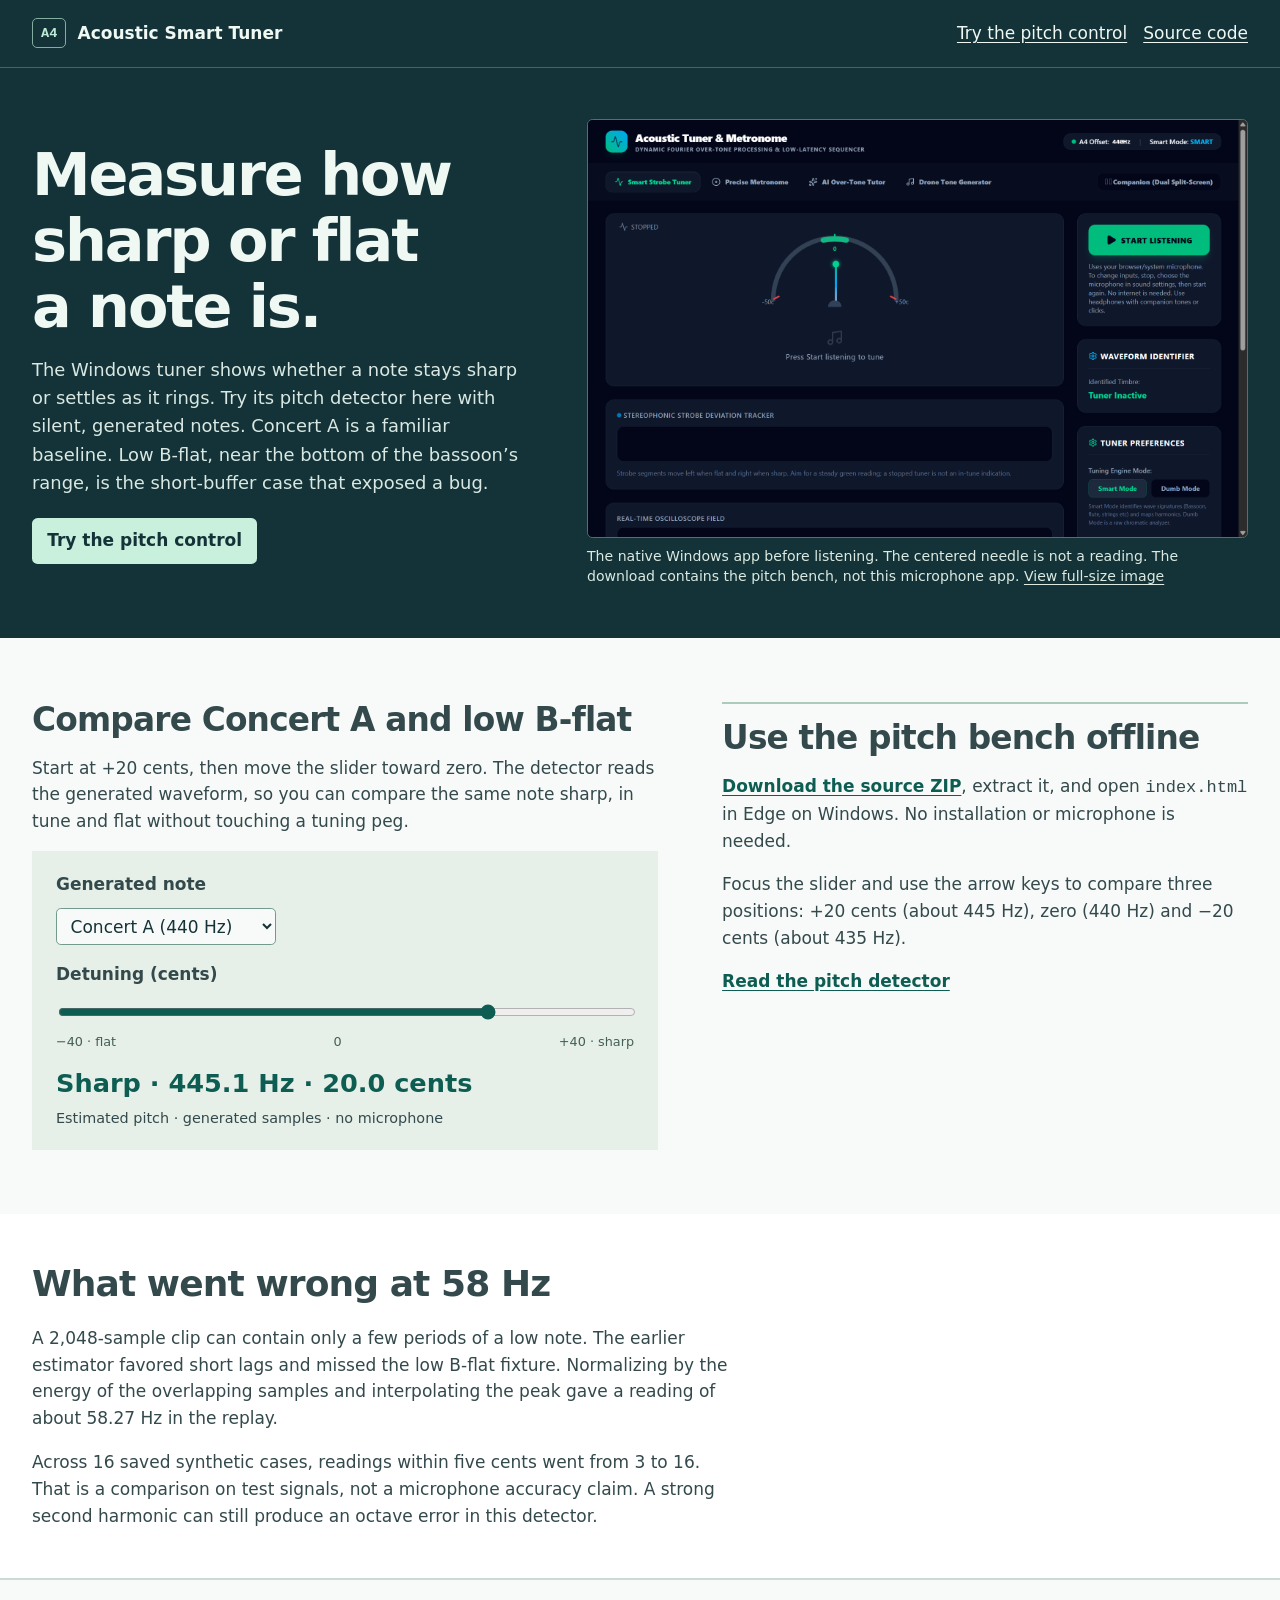
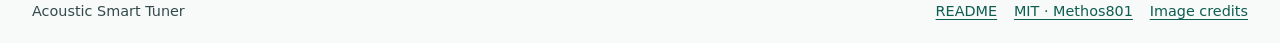
<file: index.html>
<!DOCTYPE html>

<html lang="en"><head><meta charset="utf-8"/><meta content="width=device-width, initial-scale=1" name="viewport"/><meta content="The Windows tuner shows whether a note stays sharp or settles as it rings. Try its pitch detector here with a silent, generated A4 and see how a small change in pitch looks in cents and hertz." name="description"/><title>Acoustic Smart Tuner · Measure how sharp or flat a note is</title><link href="site.css" rel="stylesheet"/></head>
<body><a class="skip" href="#main">Skip to content</a><header><nav aria-label="Main navigation" class="shell"><span class="brand"><span aria-hidden="true" class="mark">A4</span>Acoustic Smart Tuner</span><span class="links"><a class="navwalk" href="#example">Try the pitch control</a><a href="https://github.com/Methos801/acoustic-smart-tuner-preview/tree/f09840c37580da79ab284ffb40a5eb1dfa7da82b">Source code</a></span></nav></header>
<main id="main"><section class="hero"><div class="shell"><div><h1>Measure how sharp or flat a note is.</h1><p class="intro">The Windows tuner shows whether a note stays sharp or settles as it rings. Try its pitch detector here with silent, generated notes. Concert A is a familiar baseline. Low B-flat, near the bottom of the bassoon’s range, is the short-buffer case that exposed a bug.</p><a class="button" href="#example">Try the pitch control</a></div><figure><a aria-label="Open full-size image: Windows Smart Strobe Tuner with cents dial, deviation tracker and Start Listening control." href="native-tuner.png"><img alt="Windows Smart Strobe Tuner with cents dial, deviation tracker and Start Listening control." src="native-tuner.png"/></a><figcaption>The native Windows app before listening. The centered needle is not a reading. The download contains the pitch bench, not this microphone app. <a href="native-tuner.png">View full-size image</a></figcaption></figure></div></section>
<div class="shell bodygrid"><section id="example"><h2>Compare Concert A and low B-flat</h2><p>Start at +20 cents, then move the slider toward zero. The detector reads the generated waveform, so you can compare the same note sharp, in tune and flat without touching a tuning peg.</p><div class="pitch"><label for="pitch-note">Generated note</label><select id="pitch-note"><option value="440">Concert A (440 Hz)</option><option value="58.27047018976124">Low B-flat (58.27 Hz)</option></select><label for="detune">Detuning (cents)</label><input disabled="" id="detune" max="40" min="-40" type="range" value="20"/><div aria-hidden="true" class="scale"><span>−40 · flat</span><span>0</span><span>+40 · sharp</span></div><output aria-live="polite" for="detune" id="reading">Enable JavaScript to generate a note and see its pitch.</output><p>Estimated pitch · generated samples · no microphone</p></div></section><section><h2>Use the pitch bench offline</h2><p><a href="https://github.com/Methos801/acoustic-smart-tuner-preview/archive/f09840c37580da79ab284ffb40a5eb1dfa7da82b.zip">Download the source ZIP</a>, extract it, and open <code>index.html</code> in Edge on Windows. No installation or microphone is needed.</p><p>Focus the slider and use the arrow keys to compare three positions: +20 cents (about 445 Hz), zero (440 Hz) and −20 cents (about 435 Hz).</p><a href="pitch-source.html">Read the pitch detector</a></section></div>
<section class="workflow" id="low-register-test" aria-labelledby="low-register-test-title"><div class="shell">
<h2 id="low-register-test-title">What went wrong at 58 Hz</h2><p>A 2,048-sample clip can contain only a few periods of a low note. The earlier estimator favored short lags and missed the low B-flat fixture. Normalizing by the energy of the overlapping samples and interpolating the peak gave a reading of about 58.27 Hz in the replay.</p><p>Across 16 saved synthetic cases, readings within five cents went from 3 to 16. That is a comparison on test signals, not a microphone accuracy claim. A strong second harmonic can still produce an octave error in this detector.</p></div></section>
</main>
<footer><div class="shell"><span>Acoustic Smart Tuner</span><span class="links"><a href="https://github.com/Methos801/acoustic-smart-tuner-preview/blob/f09840c37580da79ab284ffb40a5eb1dfa7da82b/README.md">README</a><a href="LICENSE">MIT · Methos801</a><a href="image-credits.txt">Image credits</a></span></div></footer><script src="pitch.js"></script><script src="bench.js"></script></body></html>
</file>
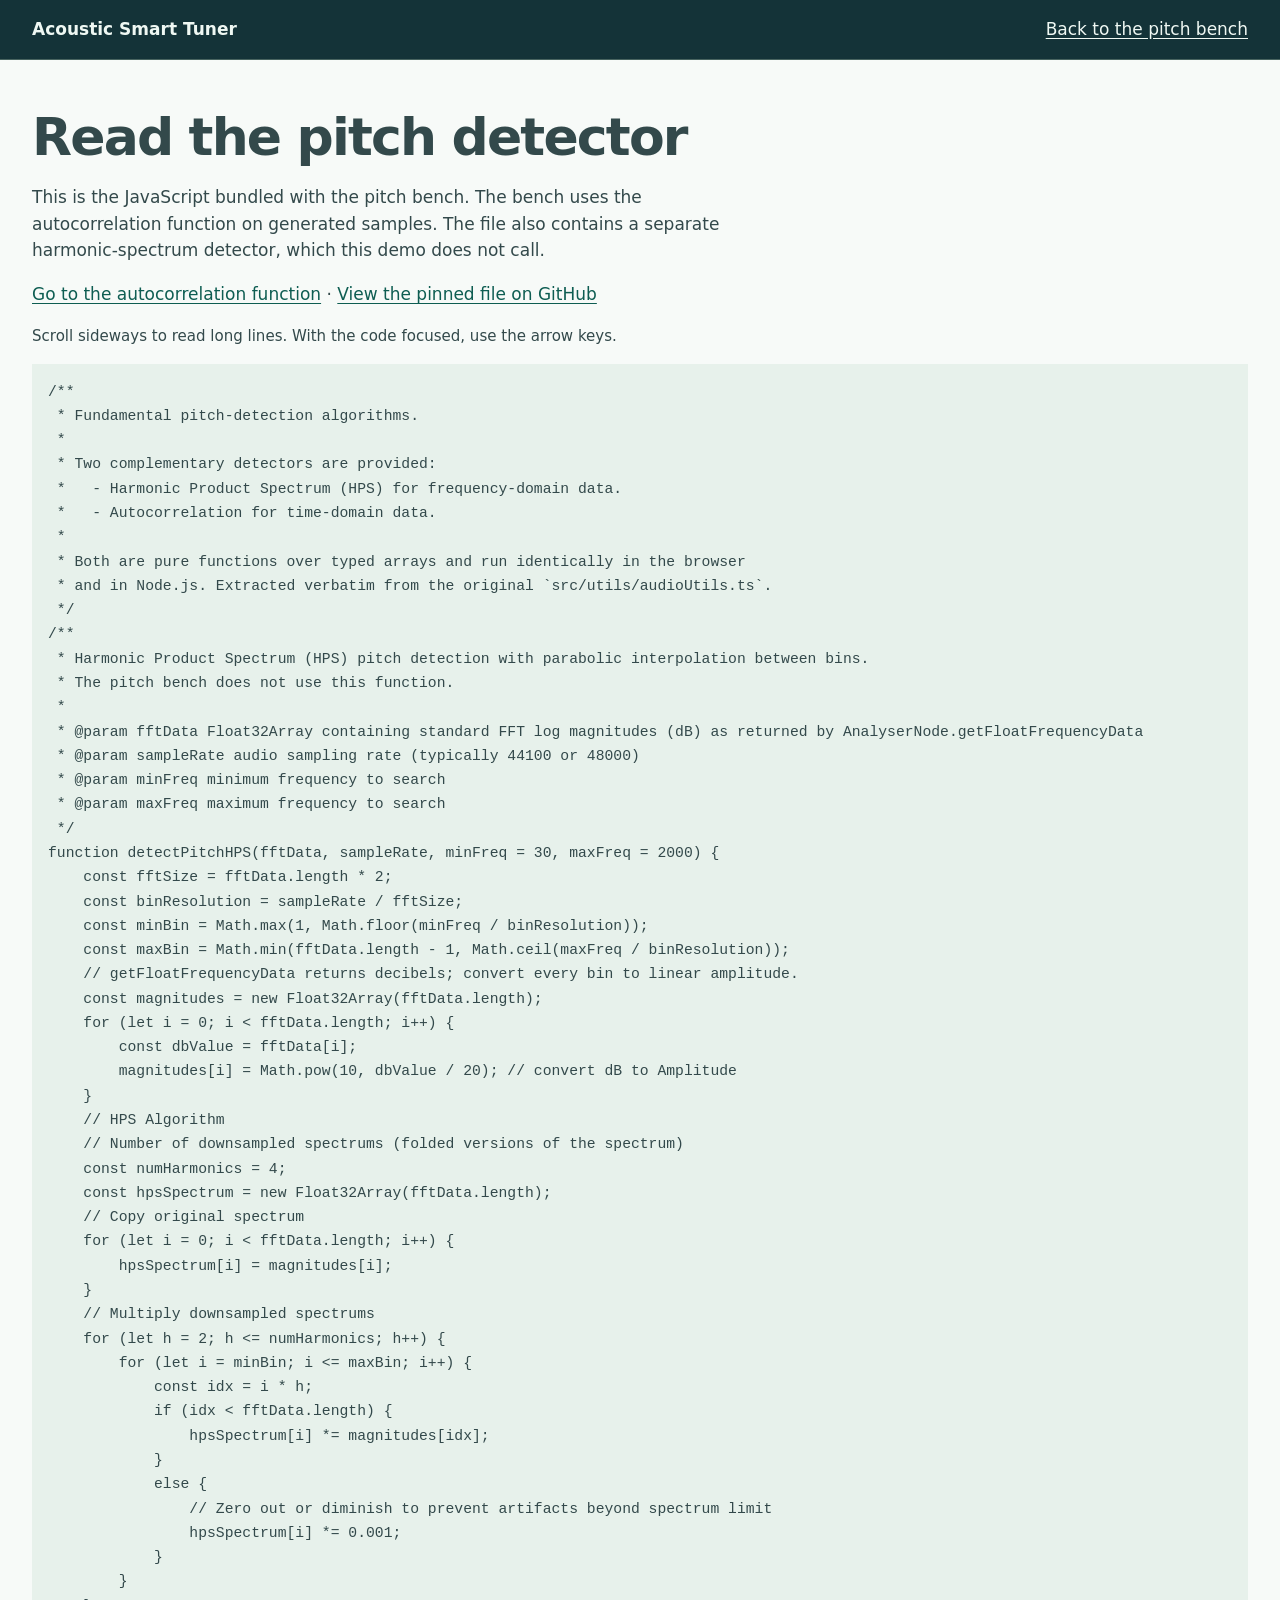
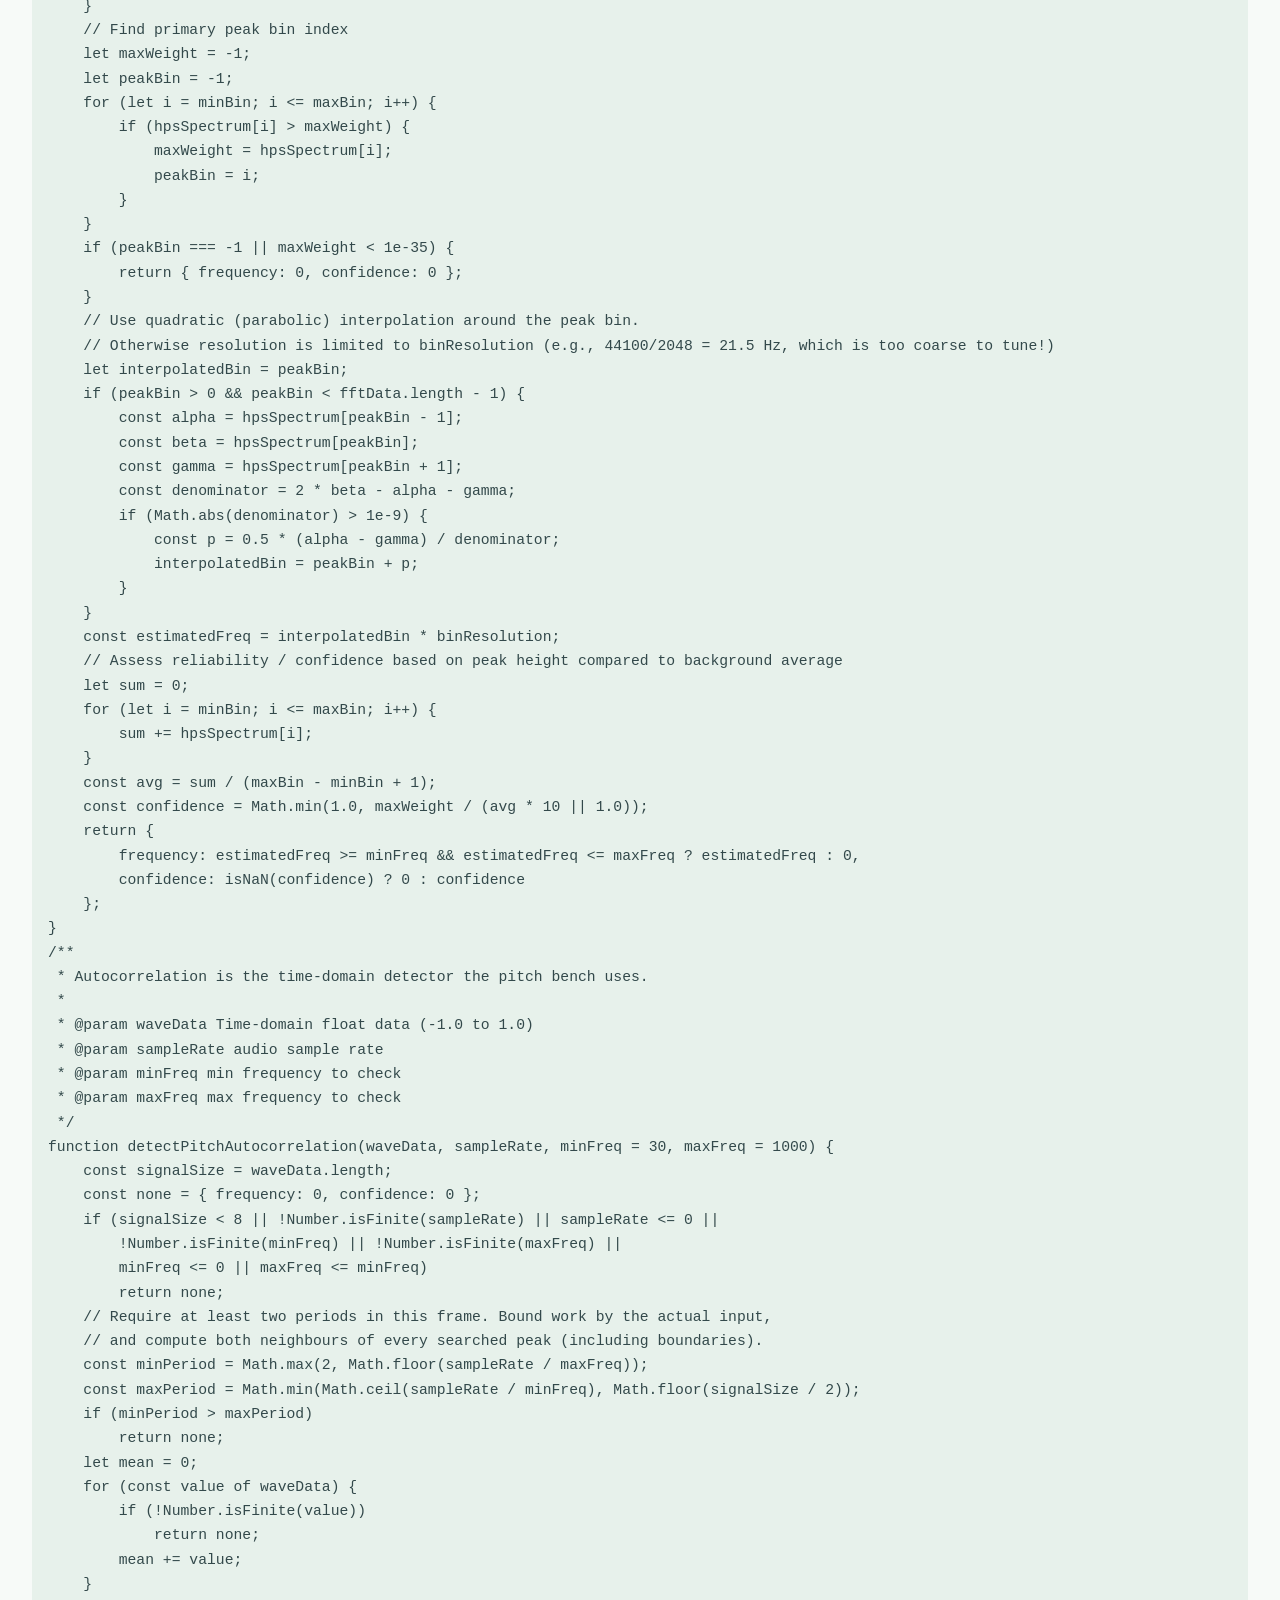
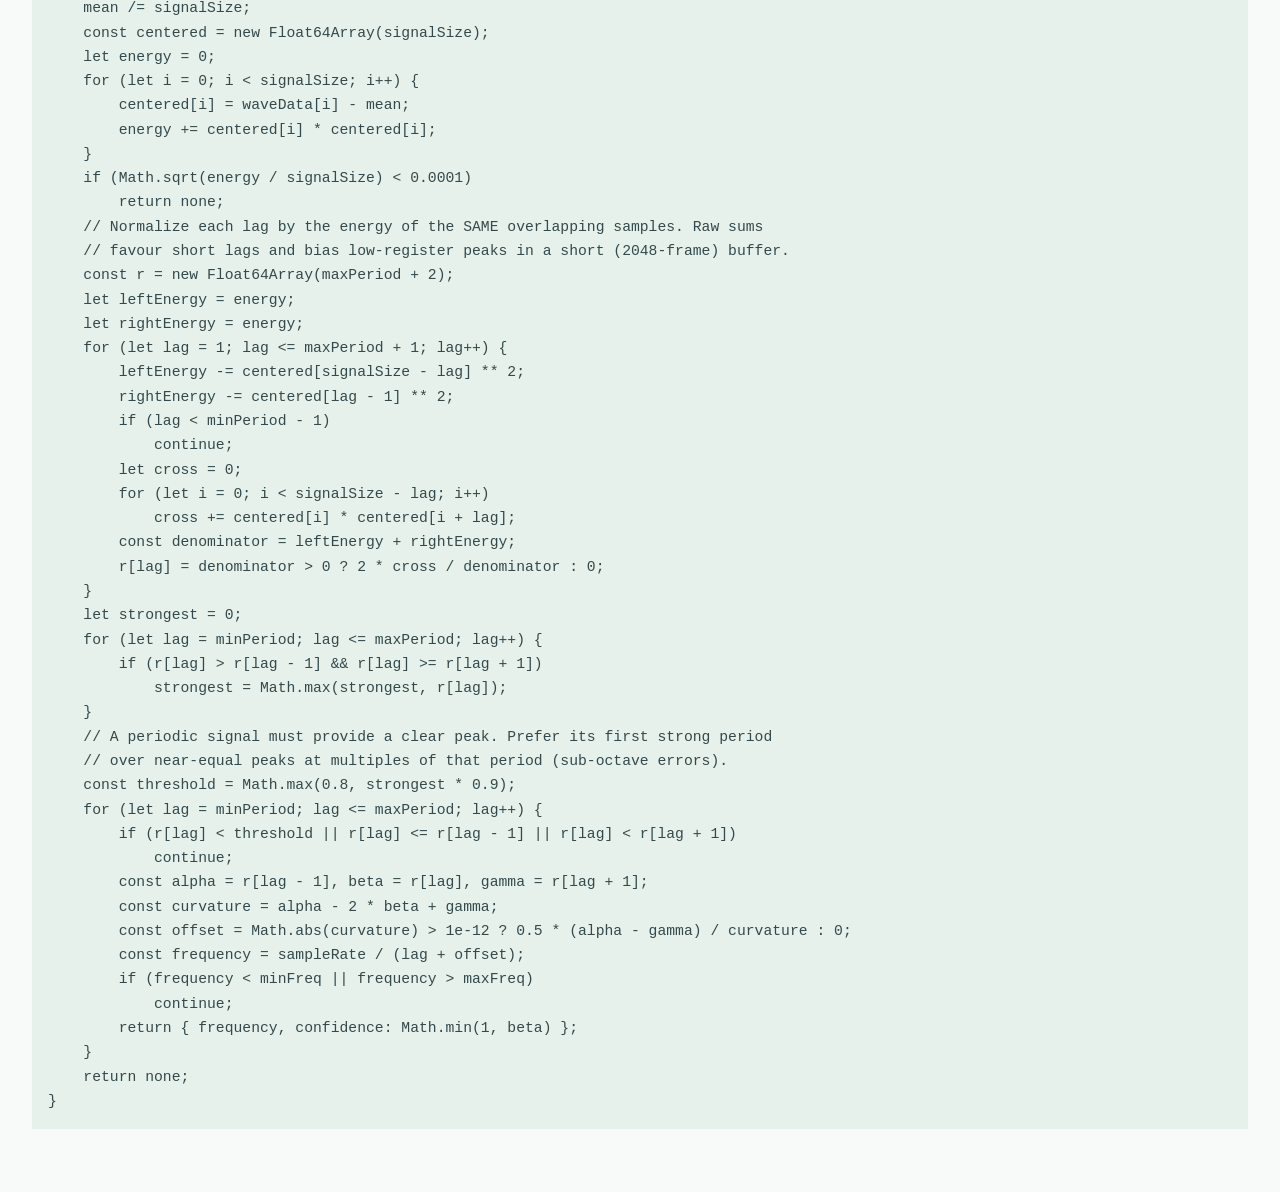
<file: pitch-source.html>
<!doctype html>
<html lang="en"><head><meta charset="utf-8"><meta name="viewport" content="width=device-width,initial-scale=1">
<title>Pitch detector · Acoustic Smart Tuner</title><link rel="stylesheet" href="site.css"></head>
<body><header><nav class="shell" aria-label="Main navigation"><span class="brand">Acoustic Smart Tuner</span><a href="index.html#example">Back to the pitch bench</a></nav></header>
<main class="shell pitch-source"><h1>Read the pitch detector</h1>
<p>This is the JavaScript bundled with the pitch bench. The bench uses the autocorrelation function on generated samples. The file also contains a separate harmonic-spectrum detector, which this demo does not call.</p>
<p><a href="#autocorrelation">Go to the autocorrelation function</a> · <a href="https://github.com/Methos801/acoustic-smart-tuner-preview/blob/f09840c37580da79ab284ffb40a5eb1dfa7da82b/pitch.js">View the pinned file on GitHub</a></p>
<p id="source-scroll-help" class="source-scroll-help">Scroll sideways to read long lines. With the code focused, use the arrow keys.</p>
<pre tabindex="0" aria-label="Pitch detector JavaScript" aria-describedby="source-scroll-help"><code>/**
 * Fundamental pitch-detection algorithms.
 *
 * Two complementary detectors are provided:
 *   - Harmonic Product Spectrum (HPS) for frequency-domain data.
 *   - Autocorrelation for time-domain data.
 *
 * Both are pure functions over typed arrays and run identically in the browser
 * and in Node.js. Extracted verbatim from the original `src/utils/audioUtils.ts`.
 */
/**
 * Harmonic Product Spectrum (HPS) pitch detection with parabolic interpolation between bins.
 * The pitch bench does not use this function.
 *
 * @param fftData Float32Array containing standard FFT log magnitudes (dB) as returned by AnalyserNode.getFloatFrequencyData
 * @param sampleRate audio sampling rate (typically 44100 or 48000)
 * @param minFreq minimum frequency to search
 * @param maxFreq maximum frequency to search
 */
function detectPitchHPS(fftData, sampleRate, minFreq = 30, maxFreq = 2000) {
    const fftSize = fftData.length * 2;
    const binResolution = sampleRate / fftSize;
    const minBin = Math.max(1, Math.floor(minFreq / binResolution));
    const maxBin = Math.min(fftData.length - 1, Math.ceil(maxFreq / binResolution));
    // getFloatFrequencyData returns decibels; convert every bin to linear amplitude.
    const magnitudes = new Float32Array(fftData.length);
    for (let i = 0; i &lt; fftData.length; i++) {
        const dbValue = fftData[i];
        magnitudes[i] = Math.pow(10, dbValue / 20); // convert dB to Amplitude
    }
    // HPS Algorithm
    // Number of downsampled spectrums (folded versions of the spectrum)
    const numHarmonics = 4;
    const hpsSpectrum = new Float32Array(fftData.length);
    // Copy original spectrum
    for (let i = 0; i &lt; fftData.length; i++) {
        hpsSpectrum[i] = magnitudes[i];
    }
    // Multiply downsampled spectrums
    for (let h = 2; h &lt;= numHarmonics; h++) {
        for (let i = minBin; i &lt;= maxBin; i++) {
            const idx = i * h;
            if (idx &lt; fftData.length) {
                hpsSpectrum[i] *= magnitudes[idx];
            }
            else {
                // Zero out or diminish to prevent artifacts beyond spectrum limit
                hpsSpectrum[i] *= 0.001;
            }
        }
    }
    // Find primary peak bin index
    let maxWeight = -1;
    let peakBin = -1;
    for (let i = minBin; i &lt;= maxBin; i++) {
        if (hpsSpectrum[i] &gt; maxWeight) {
            maxWeight = hpsSpectrum[i];
            peakBin = i;
        }
    }
    if (peakBin === -1 || maxWeight &lt; 1e-35) {
        return { frequency: 0, confidence: 0 };
    }
    // Use quadratic (parabolic) interpolation around the peak bin.
    // Otherwise resolution is limited to binResolution (e.g., 44100/2048 = 21.5 Hz, which is too coarse to tune!)
    let interpolatedBin = peakBin;
    if (peakBin &gt; 0 &amp;&amp; peakBin &lt; fftData.length - 1) {
        const alpha = hpsSpectrum[peakBin - 1];
        const beta = hpsSpectrum[peakBin];
        const gamma = hpsSpectrum[peakBin + 1];
        const denominator = 2 * beta - alpha - gamma;
        if (Math.abs(denominator) &gt; 1e-9) {
            const p = 0.5 * (alpha - gamma) / denominator;
            interpolatedBin = peakBin + p;
        }
    }
    const estimatedFreq = interpolatedBin * binResolution;
    // Assess reliability / confidence based on peak height compared to background average
    let sum = 0;
    for (let i = minBin; i &lt;= maxBin; i++) {
        sum += hpsSpectrum[i];
    }
    const avg = sum / (maxBin - minBin + 1);
    const confidence = Math.min(1.0, maxWeight / (avg * 10 || 1.0));
    return {
        frequency: estimatedFreq &gt;= minFreq &amp;&amp; estimatedFreq &lt;= maxFreq ? estimatedFreq : 0,
        confidence: isNaN(confidence) ? 0 : confidence
    };
}
/**
 * Autocorrelation is the time-domain detector the pitch bench uses.
 *
 * @param waveData Time-domain float data (-1.0 to 1.0)
 * @param sampleRate audio sample rate
 * @param minFreq min frequency to check
 * @param maxFreq max frequency to check
 */
<span id="autocorrelation">function detectPitchAutocorrelation</span>(waveData, sampleRate, minFreq = 30, maxFreq = 1000) {
    const signalSize = waveData.length;
    const none = { frequency: 0, confidence: 0 };
    if (signalSize &lt; 8 || !Number.isFinite(sampleRate) || sampleRate &lt;= 0 ||
        !Number.isFinite(minFreq) || !Number.isFinite(maxFreq) ||
        minFreq &lt;= 0 || maxFreq &lt;= minFreq)
        return none;
    // Require at least two periods in this frame. Bound work by the actual input,
    // and compute both neighbours of every searched peak (including boundaries).
    const minPeriod = Math.max(2, Math.floor(sampleRate / maxFreq));
    const maxPeriod = Math.min(Math.ceil(sampleRate / minFreq), Math.floor(signalSize / 2));
    if (minPeriod &gt; maxPeriod)
        return none;
    let mean = 0;
    for (const value of waveData) {
        if (!Number.isFinite(value))
            return none;
        mean += value;
    }
    mean /= signalSize;
    const centered = new Float64Array(signalSize);
    let energy = 0;
    for (let i = 0; i &lt; signalSize; i++) {
        centered[i] = waveData[i] - mean;
        energy += centered[i] * centered[i];
    }
    if (Math.sqrt(energy / signalSize) &lt; 0.0001)
        return none;
    // Normalize each lag by the energy of the SAME overlapping samples. Raw sums
    // favour short lags and bias low-register peaks in a short (2048-frame) buffer.
    const r = new Float64Array(maxPeriod + 2);
    let leftEnergy = energy;
    let rightEnergy = energy;
    for (let lag = 1; lag &lt;= maxPeriod + 1; lag++) {
        leftEnergy -= centered[signalSize - lag] ** 2;
        rightEnergy -= centered[lag - 1] ** 2;
        if (lag &lt; minPeriod - 1)
            continue;
        let cross = 0;
        for (let i = 0; i &lt; signalSize - lag; i++)
            cross += centered[i] * centered[i + lag];
        const denominator = leftEnergy + rightEnergy;
        r[lag] = denominator &gt; 0 ? 2 * cross / denominator : 0;
    }
    let strongest = 0;
    for (let lag = minPeriod; lag &lt;= maxPeriod; lag++) {
        if (r[lag] &gt; r[lag - 1] &amp;&amp; r[lag] &gt;= r[lag + 1])
            strongest = Math.max(strongest, r[lag]);
    }
    // A periodic signal must provide a clear peak. Prefer its first strong period
    // over near-equal peaks at multiples of that period (sub-octave errors).
    const threshold = Math.max(0.8, strongest * 0.9);
    for (let lag = minPeriod; lag &lt;= maxPeriod; lag++) {
        if (r[lag] &lt; threshold || r[lag] &lt;= r[lag - 1] || r[lag] &lt; r[lag + 1])
            continue;
        const alpha = r[lag - 1], beta = r[lag], gamma = r[lag + 1];
        const curvature = alpha - 2 * beta + gamma;
        const offset = Math.abs(curvature) &gt; 1e-12 ? 0.5 * (alpha - gamma) / curvature : 0;
        const frequency = sampleRate / (lag + offset);
        if (frequency &lt; minFreq || frequency &gt; maxFreq)
            continue;
        return { frequency, confidence: Math.min(1, beta) };
    }
    return none;
}
</code></pre></main></body></html>
</file>
<file: site.css>
*{box-sizing:border-box}html{scroll-padding-top:1rem}body{margin:0;background:#f7faf8;color:#33494b;font:17px/1.58 "Segoe UI",system-ui,sans-serif}.shell{width:min(71rem,calc(100% - 3rem));margin:auto}header,.hero{background:#143338;color:#eff8f3}header{border-bottom:1px solid #486460}nav,footer .shell{display:flex;align-items:center;justify-content:space-between;gap:1rem;padding-block:1rem}.brand{font-weight:700;display:flex;gap:.7rem;align-items:center}.mark{border:1px solid #83ad9f;color:#bcead5;border-radius:5px;padding:.2rem .5rem;font:600 .85rem/1.6 monospace}nav a,.hero a{color:inherit}a{color:#0e5d52;text-underline-offset:.2em}a:focus-visible,summary:focus-visible,input:focus-visible{outline:3px solid #d68c29;outline-offset:4px}.hero .shell{display:grid;grid-template-columns:1.1fr 1fr;align-items:center;gap:clamp(2rem,5vw,5rem);padding-block:clamp(2.6rem,5vw,5rem)}h1,h2,h3{line-height:1.12;text-wrap:balance}h1{font-size:clamp(2.55rem,4.65vw,4.3rem);letter-spacing:-.035em;margin:0 0 1.1rem}h2{font-size:clamp(1.55rem,3vw,2.4rem);letter-spacing:-.025em;margin:.1rem 0 1.3rem}h3{margin:0;font-size:1.1rem}p{max-width:65ch}.hero p{color:#d9e8e2}.hero .button{display:inline-block;background:#c9efdd;color:#153237;border-radius:.35rem;padding:.58rem .95rem;font-weight:650;text-decoration:none}.sample{background:#f7faf8;color:#153237;padding:clamp(1.3rem,3vw,2.3rem);border-radius:.6rem}.sample h2{font-size:1.45rem}.sample dl{margin:0}.sample dt{font-size:.9rem;color:#48615b;margin-top:1rem}.sample dd{margin:0;padding:.2rem 0 .65rem;border-bottom:1px solid #c9dad2;font-weight:650}.sample small{display:block;margin-top:1rem}.bodygrid{display:grid;grid-template-columns:1.35fr 1fr;gap:clamp(2rem,5vw,5rem);padding-block:3rem}.bodygrid p{margin:.3rem 0 1rem}ol{padding-left:1.4em}li{padding:.2em 0 .5em}pre{background:#e7f1eb;padding:1rem;white-space:pre-wrap;overflow-wrap:anywhere;font: .92rem/1.65 Consolas,monospace}.skip{position:absolute;left:-9999px}.skip:focus{left:1rem;top:1rem;background:white;color:#153237;padding:.4rem}footer{border-top:1px solid #cbdad3;font-size:.9rem}input{width:100%;accent-color:#0e5d52}output{display:block;font-size:1.55rem;font-variant-numeric:tabular-nums;color:#0e5d52;font-weight:700}.sample label{display:block}.links{display:flex;gap:1rem;flex-wrap:wrap}@media(max-width:720px){.hero .shell,.bodygrid{grid-template-columns:1fr;gap:1.5rem}.shell{width:calc(100% - 2rem)}footer .shell{align-items:flex-start;flex-direction:column}.navwalk{display:none}}
.workflow{background:white;border-bottom:1px solid #cbdad3}.workflow .shell{padding-block:3rem}.workflow .shell:has(figure){display:grid;grid-template-columns:1fr 1fr;align-items:center;gap:2.2rem}.workflow h2{font-size:clamp(1.7rem,3vw,2.25rem)}figure{margin:0;min-width:0}figure img{display:block;width:100%;height:auto;border:1px solid #cbdad3;border-radius:.35rem}figcaption{margin-top:.55rem;color:#48615b;font-size:.94rem}@media(max-width:720px){.workflow .shell:has(figure){grid-template-columns:1fr;gap:1rem}.workflow .shell{padding-block:2rem}}

.hero .shell{grid-template-columns:minmax(0,.86fr) minmax(0,1.14fr);gap:clamp(2rem,4.4vw,4.8rem);padding-block:clamp(2rem,4vw,3.8rem)}.hero h1{font-size:clamp(2.45rem,4.6vw,4.05rem);margin-bottom:1rem}.hero .intro{font-size:clamp(1rem,1.4vw,1.18rem);max-width:45ch;margin:0 0 1.3rem}.hero figure figcaption{color:#dceae2;line-height:1.4;font-size:.88rem}.hero figure img{background:#203b3e;border-color:#54706b;max-height:34rem;object-fit:contain}.hero figure>a{display:block}.shell{width:min(76rem,calc(100% - 3rem))}.hero a.button:hover{background:#e2f7eb}.bodygrid{grid-template-columns:1fr .84fr;align-items:start;padding-block:clamp(2.4rem,5vw,4rem)}.bodygrid h2{font-size:clamp(1.5rem,2.6vw,2.05rem);margin:0 0 1rem}.bodygrid section+section{border-top:2px solid #accbbd;padding-top:1rem}.bodygrid section{min-width:0}.bodygrid pre{border-radius:.25rem}.bodygrid ol{margin-bottom:0}.bodygrid li+li{margin-top:.35rem}.bodygrid h3{margin-top:1.3rem;margin-bottom:.4rem}.bodygrid a,.hero .button{font-weight:600}.paper{background:#f5f5e9;color:#283e36;padding:clamp(1.4rem,3vw,2.45rem);border-radius:.2rem;box-shadow:4px 6px 0 #294a47}.paper .file{font:.85rem/1.4 Consolas,monospace;color:#46605a;display:block;border-bottom:1px solid #b8c8b9;padding-bottom:.65rem;margin-bottom:1.2rem}.paper h2{font-size:1.65rem;margin:0 0 .6rem;text-wrap:initial}.hero .paper p{color:#324c43;margin:0 0 1.1rem}.paper pre{background:#e6ebde;padding:.75rem;line-height:1.5;margin:.25rem 0 0}.paper code{font-family:Consolas,monospace}blockquote{margin:.5rem 0 1.2rem;padding:0;font-size:1.08rem;color:#193d36}.prompt{border-top:1px solid #c2d3c9;padding-top:.75rem;margin-top:1rem}.pitch{background:#e6f0e9;padding:1.25rem 1.5rem}.pitch label{display:block;font-weight:650;margin-bottom:.65rem}.pitch .scale{display:flex;justify-content:space-between;font-size:.8rem;color:#445f55}.pitch output{font-size:1.6rem;margin-top:.65rem}.pitch p{font-size:.9rem;margin:.25rem 0 0}.shell a:focus-visible{outline:3px solid #db912f;outline-offset:3px}.links a{padding-block:.25rem}footer .links{gap:1.05rem;align-items:center}.bodygrid code{overflow-wrap:anywhere}.bodygrid details{margin:1.2rem 0 0}.bodygrid summary{cursor:pointer;text-decoration:underline;color:#17594e}.detail-link{display:inline-block;margin-top:.4rem}.bodygrid :target{scroll-margin-top:1rem}.hero a.button{color:#143338}.skip:focus{z-index:2}.hero .paper .example-label{font-family:inherit}.pitch input{min-height:24px}.support{margin-top:1.8rem;max-width:31rem}
@media(max-width:760px){.hero .shell,.bodygrid{grid-template-columns:1fr;gap:1.6rem}.shell{width:calc(100% - 2rem)}.hero .intro{max-width:55ch}.bodygrid{padding-block:2.3rem}.hero figure img{max-height:none}.navwalk{display:none}footer .shell{align-items:start;flex-direction:column}.hero h1{font-size:clamp(2.3rem,8vw,3.4rem)}}

.paper p code{white-space:nowrap}.hero figcaption a{color:inherit}.bodygrid a:hover,footer a:hover{text-decoration-thickness:2px}

/* Keep the existing grid, but don't stack page-level padding inside a section. */
.workflow > .shell > .bodygrid { padding-block:.65rem .6rem; gap:clamp(1.35rem,3vw,2.8rem); }
.workflow > .shell > .bodygrid h3:first-child { margin-top:0; }
.workflow > .shell > .bodygrid > section > :last-child { margin-bottom:0; }
.workflow > .shell > :last-child { margin-bottom:0; }
@media(min-width:761px){
  .workflow > .shell > .bodygrid > section + section { border-top:0; padding-top:0; border-inline-start:1px solid #cbdad3; padding-inline-start:clamp(1rem,2vw,1.75rem); }
}
@media(max-width:760px){
  .workflow > .shell { padding-block:1.75rem; }
  .workflow > .shell > .bodygrid > section + section { padding-top:1rem; }
}

/* Match the new note picker to the existing pitch controls. */
.pitch select { display:block; max-width:100%; margin:0 0 1rem; padding:.4rem .6rem; font:inherit; color:#153237; border:1px solid #729b8e; border-radius:.3rem; background:#f7faf8; }
.pitch select:focus-visible { outline:3px solid #d68c29; outline-offset:3px; }
.pitch-source { padding-block:clamp(1.5rem,4vw,3rem); }
.pitch-source h1 { font-size:clamp(2rem,5vw,3.25rem); }
.pitch-source pre { max-width:100%; overflow:auto; tab-size:4; }


/* The source viewer keeps JavaScript lines and indentation intact. */
.pitch-source pre { white-space:pre; overflow-wrap:normal; overflow-x:auto; }
.pitch-source pre:focus-visible { outline:3px solid #d68c29; outline-offset:3px; }
.source-scroll-help { margin-block:0 .5rem; font-size:.94rem; }
</file>
